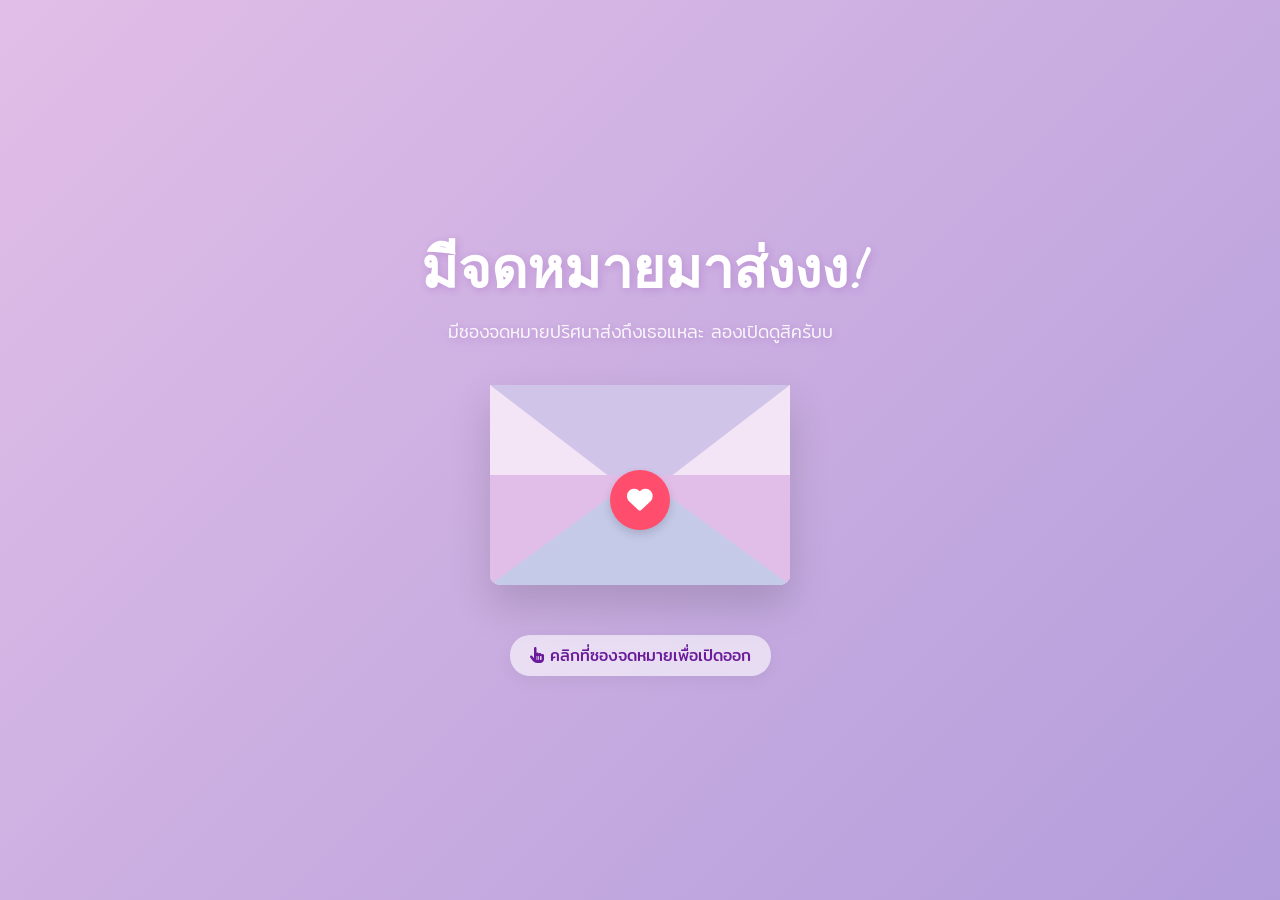
<file: index.html>
<!DOCTYPE html>
<html lang="th">
<head>
    <meta charset="UTF-8">
    <meta name="viewport" content="width=device-width, initial-scale=1.0">
    <title>You got a letter! ✉️</title>
    <link rel="preconnect" href="https://fonts.googleapis.com">
    <link rel="preconnect" href="https://fonts.gstatic.com" crossorigin>
    <link href="https://fonts.googleapis.com/css2?family=Caveat:wght@700&family=Mitr:wght@300;400&display=swap" rel="stylesheet">
    <link rel="stylesheet" href="https://cdnjs.cloudflare.com/ajax/libs/font-awesome/6.5.1/css/all.min.css">

    <style>
        * {
            margin: 0;
            padding: 0;
            box-sizing: border-box;
        }

        body {
            font-family: 'Mitr', sans-serif;
            /* 💜 ใช้โทนม่วงพาสเทลตามที่คุณชอบ */
            background: linear-gradient(135deg, #e1bee7 0%, #b39ddb 100%);
            min-height: 100vh;
            display: flex;
            flex-direction: column;
            justify-content: center;
            align-items: center;
            overflow: hidden;
            position: relative;
        }

        /* ข้อความต้อนรับด้านบนซองจดหมาย */
        .intro-text {
            text-align: center;
            color: white;
            margin-bottom: 40px;
            text-shadow: 2px 2px 8px rgba(123, 31, 162, 0.2);
        }

        .intro-text h2 {
            font-family: 'Caveat', cursive;
            font-size: 3.5rem;
            margin-bottom: 5px;
        }

        .intro-text p {
            font-size: 1.1rem;
            font-weight: 300;
            opacity: 0.9;
        }

        /* พื้นที่วางซองจดหมาย */
        .envelope-wrapper {
            position: relative;
            width: 300px;
            height: 200px;
            background-color: #f3e5f5;
            box-shadow: 0 20px 40px rgba(0, 0, 0, 0.15);
            border-radius: 0 0 10px 10px;
            cursor: pointer;
            transform-style: preserve-3d;
            transition: transform 0.3s ease;
        }

        .envelope-wrapper:hover {
            transform: translateY(-5px);
        }

        /* ฝาพับจดหมายด้านบน */
        .envelope-flap {
            position: absolute;
            top: 0;
            left: 0;
            width: 0;
            height: 0;
            border-left: 150px solid transparent;
            border-right: 150px solid transparent;
            border-top: 115px solid #d1c4e9;
            transform-origin: top;
            transition: transform 0.5s ease-in-out;
            z-index: 3;
        }

        /* ตัวซองจดหมายด้านหน้า */
        .envelope-front {
            position: absolute;
            bottom: 0;
            left: 0;
            width: 0;
            height: 0;
            border-left: 150px solid #e1bee7;
            border-right: 150px solid #e1bee7;
            border-bottom: 110px solid #c5cae9;
            z-index: 4;
            border-radius: 0 0 10px 10px;
        }

        /* ตัวปิดผนึกหัวใจสีแดงตอนแรก (Wax Seal) */
        .wax-seal {
            position: absolute;
            width: 60px;
            height: 60px;
            background-color: #ff4d6d; /* สีแดงเด่นๆ ให้รู้ว่าต้องกดตรงนี้ */
            border-radius: 50%;
            top: 50%;
            left: 50%;
            transform: translate(-50%, -25%) scale(1);
            z-index: 5;
            box-shadow: 0 4px 10px rgba(0, 0, 0, 0.15);
            display: flex;
            justify-content: center;
            align-items: center;
            color: white;
            font-size: 1.6rem;
            transition: all 0.3s ease;
            animation: pulseSeal 1.5s infinite ease-in-out;
        }

        /* หัวใจสีม่วงที่จะโผล่มาด้านในซองหลังจากกดเปิด */
        .purple-heart-link {
            position: absolute;
            width: 80px;
            height: 80px;
            background-color: #8e24aa;
            transform: translate(-50%, 0) rotate(45deg) scale(0);
            top: 40px;
            left: 50%;
            z-index: 2;
            box-shadow: 0 5px 15px rgba(142, 36, 170, 0.4);
            display: flex;
            justify-content: center;
            align-items: center;
            transition: transform 0.6s cubic-bezier(0.175, 0.885, 0.32, 1.275);
            text-decoration: none;
        }

        .purple-heart-link::before, .purple-heart-link::after {
            content: '';
            width: 80px;
            height: 80px;
            background-color: #8e24aa;
            border-radius: 50%;
            position: absolute;
        }

        .purple-heart-link::before { top: -40px; left: 0; }
        .purple-heart-link::after { top: 0; left: -40px; }

        /* ไอคอนลูกศรชี้ด้านในหัวใจม่วง */
        .purple-heart-link i {
            color: white;
            transform: rotate(-45deg); /* หมุนไอคอนกลับมาให้ตรง */
            font-size: 1.5rem;
            z-index: 6;
            animation: arrowMove 1.2s infinite ease-in-out;
        }

        /* คำแนะนำใต้ซองจดหมาย */
        .hint-text {
            margin-top: 50px;
            font-size: 1rem;
            color: #6a1b9a;
            background: rgba(255, 255, 255, 0.6);
            padding: 8px 20px;
            border-radius: 20px;
            box-shadow: 0 5px 15px rgba(0,0,0,0.05);
            transition: all 0.3s ease;
        }

        /* ==================== แอนิเมชันตอนกดเปิดซองจดหมาย ==================== */
        
        /* 1. สั่งให้ฝาพับเปิดขึ้น */
        .envelope-wrapper.open .envelope-flap {
            transform: rotateX(180deg);
            z-index: 1;
        }

        /* 2. ซ่อนหัวใจสีแดงปิดผนึกอันเดิม */
        .envelope-wrapper.open .wax-seal {
            opacity: 0;
            pointer-events: none;
            transform: translate(-50%, -25%) scale(0);
        }

        /* 3. สั่งให้หัวใจสีม่วงเด้งโผล่ขึ้นมาจากซอง */
        .envelope-wrapper.open .purple-heart-link {
            transform: translate(-50%, -100px) rotate(45deg) scale(1);
        }

        /* เอฟเฟกต์แอนิเมชันเคลื่อนไหวย่อยๆ */
        @keyframes pulseSeal {
            0%, 100% { transform: translate(-50%, -25%) scale(1); }
            50% { transform: translate(-50%, -25%) scale(1.08); }
        }

        @keyframes arrowMove {
            0%, 100% { transform: rotate(-45deg) scale(1); }
            50% { transform: rotate(-45deg) scale(1.2); }
        }
    </style>
</head>
<body>

    <div class="intro-text">
        <h2>มีจดหมายมาส่งงง!</h2>
        <p>มีซองจดหมายปริศนาส่งถึงเธอแหละ ลองเปิดดูสิครับบ</p>
    </div>

    <div class="envelope-wrapper" id="envelope" onclick="openEnvelope()">
        <div class="envelope-flap"></div>
        
        <a href="Main.html" class="purple-heart-link" id="purpleHeart" onclick="stopPropagation(event)">
            <i class="fa-solid fa-arrow-right"></i>
        </a>

        <div class="envelope-front"></div>
        
        <div class="wax-seal">
            <i class="fa-solid fa-heart"></i>
        </div>
    </div>

    <div class="hint-text" id="hintBox">
        <i class="fa-solid fa-hand-pointer"></i> คลิกที่ซองจดหมายเพื่อเปิดออก
    </div>

    <script>
        function openEnvelope() {
            const envelope = document.getElementById('envelope');
            const hintBox = document.getElementById('hintBox');

            // เล่นแอนิเมชันเปิดซองจดหมายและดันหัวใจม่วงขึ้นมา
            envelope.classList.add('open');

            // เปลี่ยนข้อความคำแนะนำด้านล่างหลังจากซองเปิดแล้ว
            setTimeout(() => {
                hintBox.innerHTML = '<i class="fa-solid fa-heart" style="color: #8e24aa;"></i> กดที่หัวใจสีม่วงเพื่ออ่านจดหมายต่อเลย!';
                hintBox.style.background = 'rgba(255, 255, 255, 0.9)';
            }, 500);
        }

        // ฟังก์ชันพิเศษป้องกันไม่ให้คลิกหัวใจม่วงแล้วดันไปรันฟังก์ชันเปิดซองซ้ำ
        function stopPropagation(event) {
            event.stopPropagation();
        }
    </script>

</body>
</html>
</file>
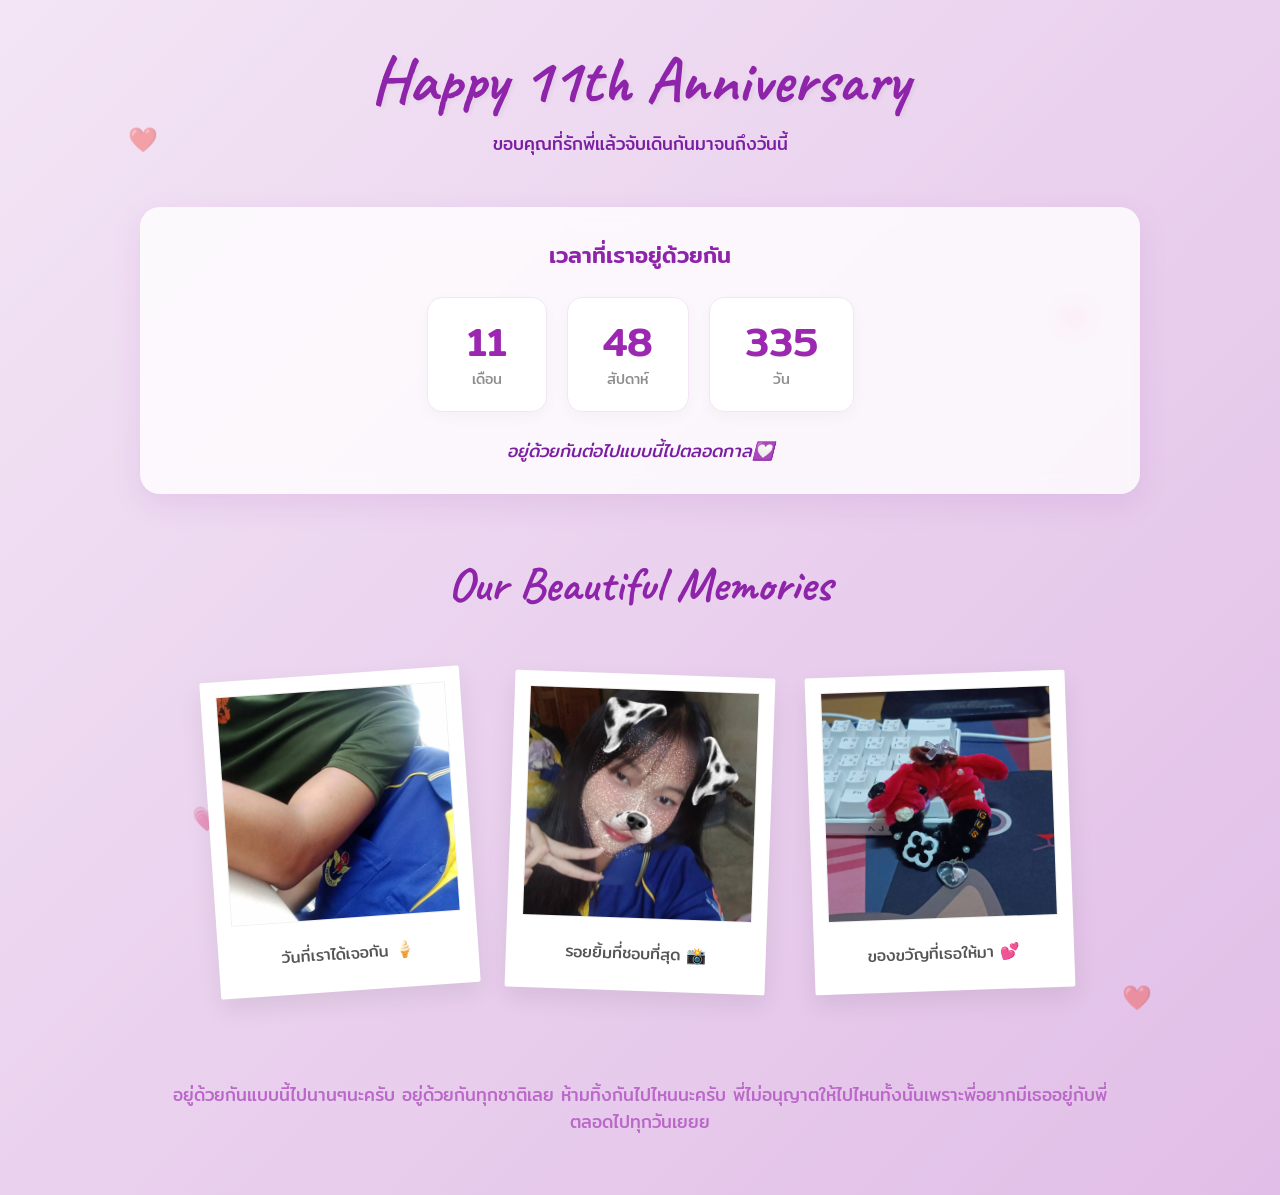
<file: Main.html>
<!DOCTYPE html>
<html lang="th">
<head>
    <meta charset="UTF-8">
    <meta name="viewport" content="width=device-width, initial-scale=1.0">
    <title>Happy 11 Months Anniversary! ❤️</title>
    <link rel="stylesheet" href="style.CSS">
    <!-- นำเข้าฟอนต์ Google Fonts เพื่อความละมุน -->
    <link rel="preconnect" href="https://fonts.googleapis.com">
    <link rel="preconnect" href="https://fonts.gstatic.com" crossorigin>
    <link href="https://fonts.googleapis.com/css2?family=Caveat:wght@700&family=Mitr:wght@300;400;500&display=swap" rel="stylesheet">
</head>
<body>

    <!-- พื้นหลังหัวใจลอย (Decoration) -->
    <div class="bg-hearts">
        <span class="heart">❤️</span>
        <span class="heart">💖</span>
        <span class="heart">💗</span>
        <span class="heart">❤️</span>
    </div>

    <div class="container">
        <!-- หัวข้อหลัก -->
        <header class="main-header">
            <h1>Happy 11th Anniversary</h1>
            <p class="sub-title">ขอบคุณที่รักพี่แล้วจับเดินกันมาจนถึงวันนี้</p>
        </header>

        <!-- แนวคิดที่ 2: ตัวนับเวลาแห่งความทรงจำ (Memory Timer) -->
        <section class="timer-section">
            <h2>เวลาที่เราอยู่ด้วยกัน</h2>
            <div class="timer-grid">
                <div class="timer-box">
                    <span class="number">11</span>
                    <span class="label">เดือน</span>
                </div>
                <div class="timer-box">
                    <span class="number">48</span>
                    <span class="label">สัปดาห์</span>
                </div>
                <div class="timer-box">
                    <span class="number">335</span>
                    <span class="label">วัน</span>
                </div>
            </div>
            <p class="timer-footer">อยู่ด้วยกันต่อไปแบบนี้ไปตลอดกาล💟</p>
        </section>

        <!-- แนวคิดที่ 3: แกลเลอรีความทรงจำ (Our Moments Gallery) -->
        <section class="gallery-section">
            <h2>Our Beautiful Memories</h2>
            <div class="gallery-grid">
                
                <!-- รูปโพลารอยด์ใบที่ 1 -->
                <div class="polaroid paper-1">
                    <!-- 💡 เปลี่ยน image1.jpg เป็นชื่อไฟล์รูปของคุณ เช่น mylove1.jpg -->
                    <img src="image1.jpg" alt="Memory 1">
                    <div class="polaroid-text">วันที่เราได้เจอกัน 🍦</div>
                </div>

                <!-- รูปโพลารอยด์ใบที่ 2 -->
                <div class="polaroid paper-2">
                    <!-- 💡 เปลี่ยน image2.jpg เป็นชื่อไฟล์รูปของคุณ -->
                    <img src="image2.jpg" alt="Memory 2">
                    <div class="polaroid-text">รอยยิ้มที่ชอบที่สุด 📸</div>
                </div>

                <!-- รูปโพลารอยด์ใบที่ 3 -->
                <div class="polaroid paper-3">
                    <!-- 💡 เปลี่ยน image3.jpg เป็นชื่อไฟล์รูปของคุณ -->
                    <img src="image3.jpg" alt="Memory 3">
                    <div class="polaroid-text">ของขวัญที่เธอให้มา 💕</div>
                </div>

            </div>
        </section>
        
        <!-- ข้อความส่งท้ายน่ารักๆ -->
        <footer class="love-footer">
            <p>อยู่ด้วยกันแบบนี้ไปนานๆนะครับ อยู่ด้วยกันทุกชาติเลย ห้ามทิ้งกันไปไหนนะครับ พี่ไม่อนุญาตให้ไปไหนทั้งนั้นเพราะพี่อยากมีเธออยู่กับพี่ตลอดไปทุกวันเยยย</p>
        </footer>
    </div>

</body>
</html>
</file>
<file: style.CSS>
* {
    margin: 0;
    padding: 0;
    box-sizing: border-box;
}

body {
    font-family: 'Mitr', sans-serif;
    /* 💜 เปลี่ยนเป็นไล่เฉดสีม่วงพาสเทลนุ่มๆ */
    background: linear-gradient(135deg, #f3e5f5 0%, #e1bee7 100%);
    color: #4a4a4a;
    min-height: 100vh;
    padding: 40px 20px;
    overflow-x: hidden;
    position: relative;
}

.container {
    max-width: 1000px;
    margin: 0 auto;
    position: relative;
    z-index: 2;
}

/* --- ส่วนหัวเว็บ --- */
.main-header {
    text-align: center;
    margin-bottom: 50px;
}

.main-header h1 {
    font-family: 'Caveat', cursive;
    font-size: 4rem;
    /* 💜 เปลี่ยนหัวข้อหลักเป็นสีม่วงเข้มโทนสว่าง */
    color: #8e24aa;
    text-shadow: 2px 2px 4px rgba(0,0,0,0.05);
    margin-bottom: 10px;
    animation: heartbeat 1.5s infinite ease-in-out;
}

.sub-title {
    font-size: 1.1rem;
    color: #7b1fa2; /* 💜 สีม่วงหม่นเข้าธีม */
}

/* --- ส่วนที่ 2: ตัวนับเวลา (Memory Timer) --- */
.timer-section {
    /* 💜 ปรับพื้นหลังกล่องให้ขาวใสอมม่วงนิดๆ */
    background: rgba(255, 255, 255, 0.8);
    backdrop-filter: blur(8px);
    border-radius: 20px;
    padding: 30px;
    text-align: center;
    /* 💜 ปรับเงาให้เป็นออร่าสีม่วงจางๆ */
    box-shadow: 0 10px 30px rgba(142, 36, 170, 0.1);
    margin-bottom: 60px;
}

.timer-section h2 {
    font-size: 1.4rem;
    color: #8e24aa; /* 💜 เปลี่ยนสีหัวข้อ */
    margin-bottom: 25px;
    font-weight: 500;
}

.timer-grid {
    display: flex;
    justify-content: center;
    gap: 20px;
    flex-wrap: wrap;
}

.timer-box {
    background: white;
    padding: 20px 35px;
    border-radius: 15px;
    box-shadow: 0 5px 15px rgba(0,0,0,0.03);
    min-width: 120px;
    border: 1px solid #f3e5f5; /* 💜 ขอบกล่องสีม่วงอ่อนมาก */
}

.timer-box .number {
    display: block;
    font-size: 2.5rem;
    font-weight: 500;
    color: #9c27b0; /* 💜 ตัวเลขสีม่วงสดใส */
    line-height: 1.2;
}

.timer-box .label {
    font-size: 0.9rem;
    color: #8e8e8e;
}

.timer-footer {
    margin-top: 25px;
    font-size: 1.1rem;
    color: #7b1fa2;
    font-style: italic;
}

/* --- ส่วนที่ 3: แกลเลอรีโพลารอยด์ (Our Moments Gallery) --- */
.gallery-section {
    text-align: center;
    margin-bottom: 50px;
}

.gallery-section h2 {
    font-family: 'Caveat', cursive;
    font-size: 3rem;
    color: #8e24aa; /* 💜 เปลี่ยนสีหัวข้อแกลเลอรี */
    margin-bottom: 40px;
}

.gallery-grid {
    display: flex;
    justify-content: center;
    gap: 40px;
    flex-wrap: wrap;
    padding: 20px;
}

/* สไตล์กระดาษโพลารอยด์ */
.polaroid {
    background: white;
    padding: 15px 15px 25px 15px;
    box-shadow: 0 10px 25px rgba(0,0,0,0.08);
    border-radius: 2px;
    transition: all 0.4s ease;
    width: 260px;
    cursor: pointer;
}

.polaroid img {
    width: 100%;
    height: 230px;
    object-fit: cover;
    border: 1px solid #f0f0f0;
}

.polaroid-text {
    font-family: 'Mitr', sans-serif;
    font-size: 1rem;
    color: #555;
    text-align: center;
    margin-top: 15px;
}

/* ลูกเล่นเอียงรูปภาพ */
.paper-1 { transform: rotate(-4deg); }
.paper-2 { transform: rotate(2deg); }
.paper-3 { transform: rotate(-2deg); }

/* เอฟเฟกต์ตอนแฟนเอาเมาส์มาชี้ที่รูปภาพ */
.polaroid:hover {
    transform: rotate(0deg) scale(1.08);
    /* 💜 เปลี่ยนเงาตอนชี้ให้เป็นสีม่วง */
    box-shadow: 0 15px 35px rgba(142, 36, 170, 0.2);
    z-index: 10;
}

/* --- ส่วนท้ายเว็บ --- */
.love-footer {
    text-align: center;
    margin-top: 40px;
    padding: 20px;
    font-size: 1.1rem;
    color: #ba68c8; /* 💜 ข้อความท้ายเว็บสีม่วงอ่อนหวาน */
}

/* --- แอนิเมชัน --- */
@keyframes heartbeat {
    0% { transform: scale(1); }
    50% { transform: scale(1.03); }
    100% { transform: scale(1); }
}

/* หัวใจดึงดูดสายตาหลังเว็บ */
.bg-hearts {
    position: absolute;
    width: 100%;
    height: 100%;
    top: 0;
    left: 0;
    z-index: 1;
    pointer-events: none;
    opacity: 0.4; /* ปรับให้ชัดขึ้นนิดนึงเพราะพื้นหลังสีม่วง */
    overflow: hidden;
}

.heart {
    position: absolute;
    font-size: 1.5rem;
}
.heart:nth-child(1) { top: 10%; left: 10%; }
.heart:nth-child(2) { top: 25%; right: 15%; }
.heart:nth-child(3) { bottom: 30%; left: 15%; }
.heart:nth-child(4) { bottom: 15%; right: 10%; }
</file>
